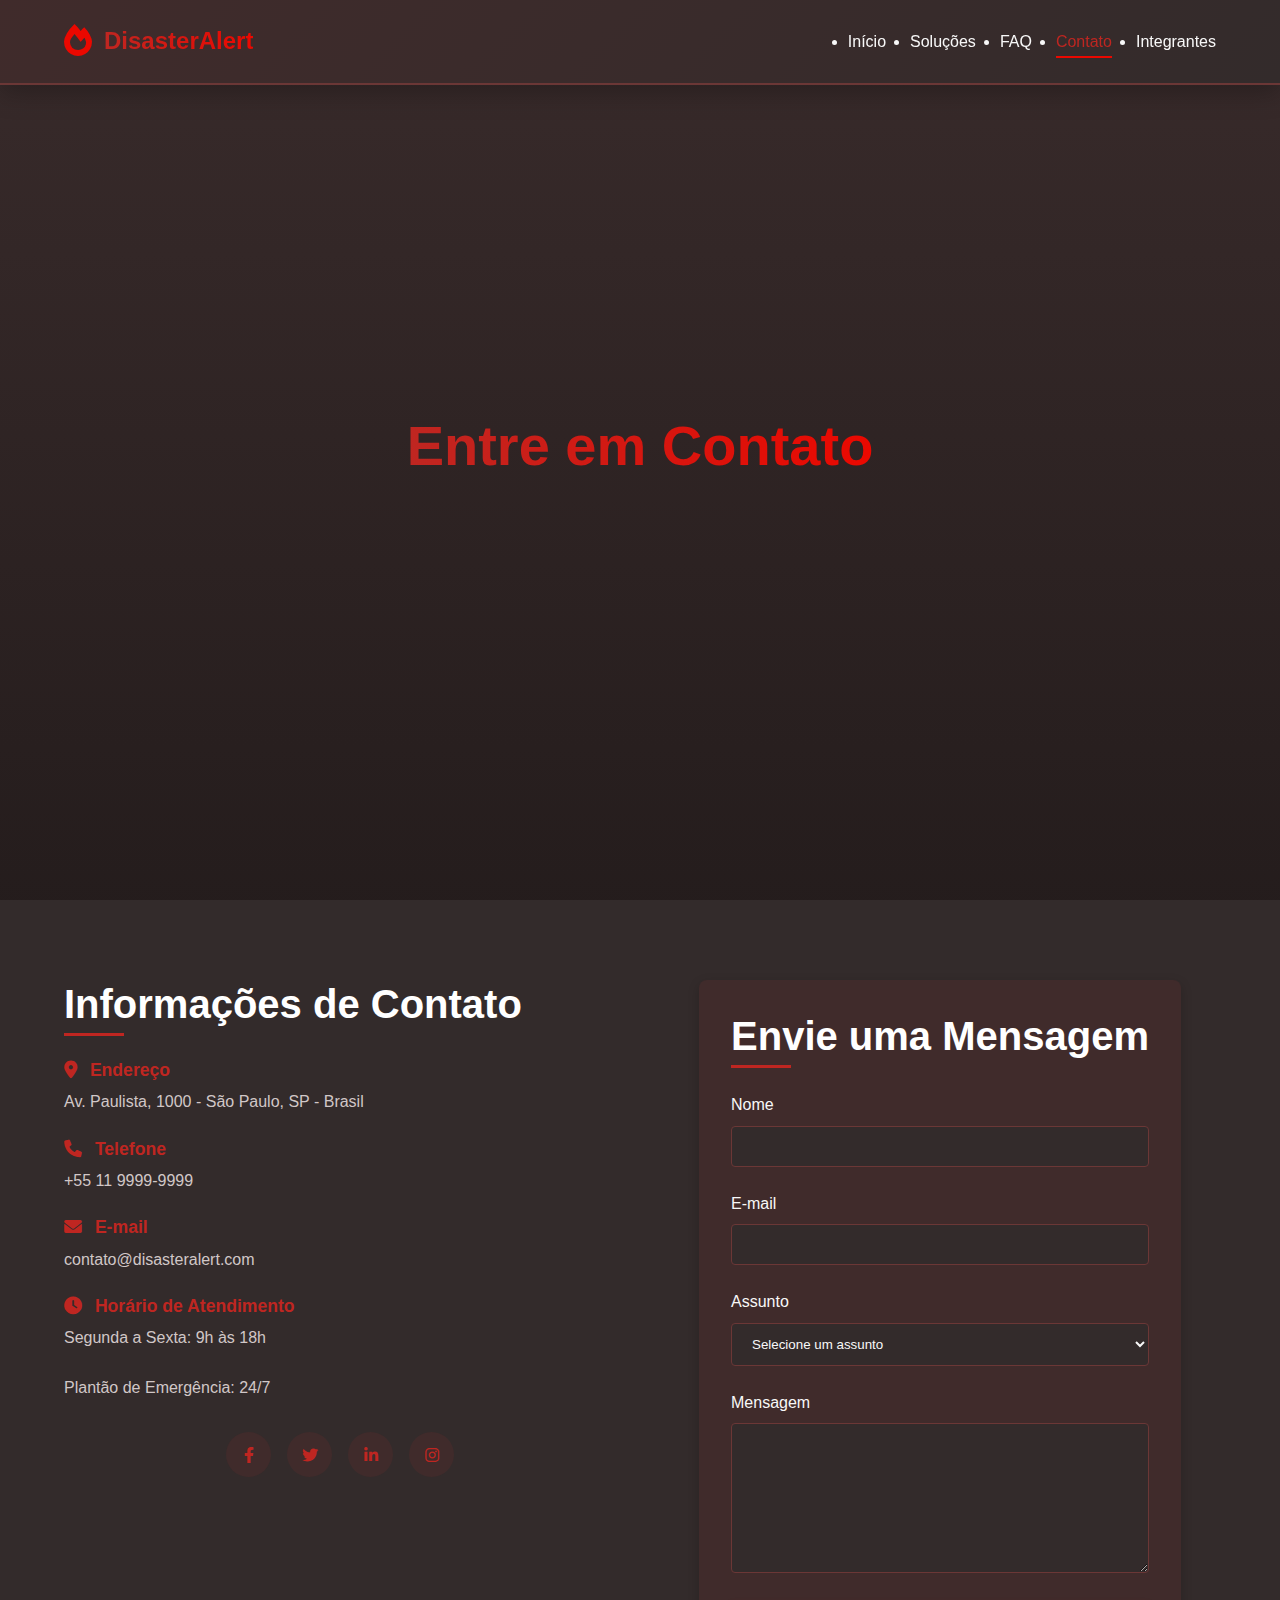
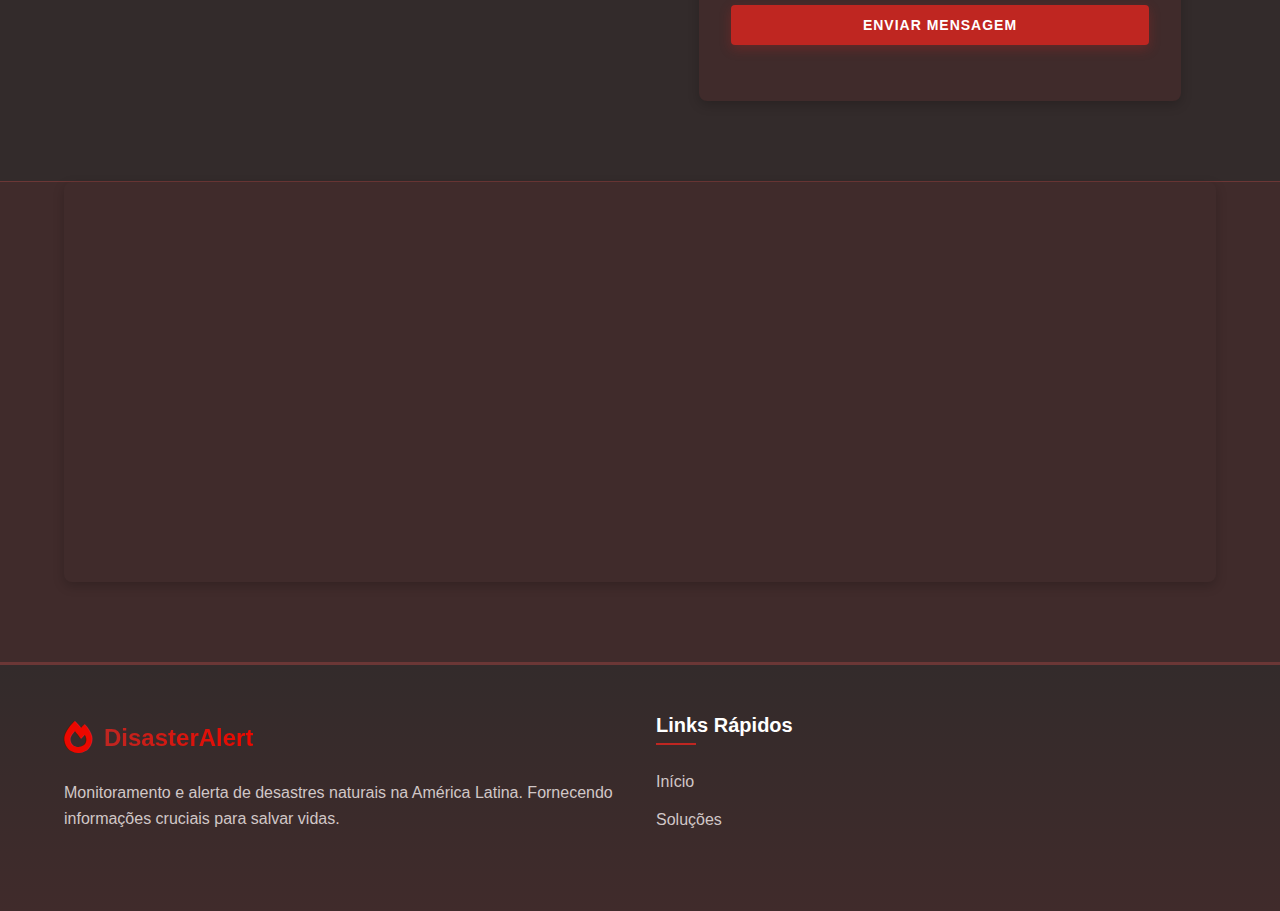
<file: assets/contato.html>
<!DOCTYPE html>
<html lang="pt-BR">
<head>
    <meta charset="UTF-8">
    <meta name="viewport" content="width=device-width, initial-scale=1.0">
    <title>Contato - DisasterAlert</title>
    <meta name="description" content="Entre em contato com a equipe do DisasterAlert">
    <link rel="stylesheet" href="/assets/CSS/style.css">
    <link rel="stylesheet" href="https://cdnjs.cloudflare.com/ajax/libs/font-awesome/6.0.0-beta3/css/all.min.css">
</head>
<body>
    <!-- Header -->
    <header class="header">
        <div class="container">
            <nav class="navbar">
                <a href="index.html" class="logo">
                    <span class="logo-icon"><i class="fas fa-fire"></i></span>
                    <span class="logo-text">DisasterAlert</span>
                </a>
                <button class="mobile-menu-btn" id="mobileMenuBtn">
                    <i class="fas fa-bars"></i>
                </button>
                <ul class="nav-menu" id="navMenu">
                    <li><a href="../index.html" class="nav-link">Início</a></li>
                    <li><a href="./solucao.html" class="nav-link">Soluções</a></li>
                    <li><a href="./faq.html" class="nav-link">FAQ</a></li>
                    <li><a href="contato.html" class="nav-link active">Contato</a></li>
                    <li><a href="integrantes.html" class="nav-link">Integrantes</a></li>
                </ul>
            </nav>
        </div>
    </header>

    <!-- Hero Section -->
    <section class="hero" style="background-image: linear-gradient(rgba(59, 43, 43, 0.7), rgba(35, 27, 27, 0.9)), url('https://images.unsplash.com/photo-1516387938699-a93567ec168e'); min-height: 60vh;">
        <div class="container">
            <div class="hero-content">
                <h1 class="hero-title">Entre em Contato</h1>
                <p class="hero-subtitle">Tem dúvidas, sugestões ou quer reportar um desastre? Fale conosco!</p>
            </div>
        </div>
    </section>

    <!-- Contact Section -->
    <section class="section">
        <div class="container">
            <div class="contact-container" style="display: grid; grid-template-columns: 1fr 1fr; gap: 3rem;">
                <div class="contact-info">
                    <h2 style="margin-bottom: 1.5rem;">Informações de Contato</h2>
                    <div class="contact-item" style="margin-bottom: 1.5rem;">
                        <h3 style="font-size: 1.1rem; margin-bottom: 0.5rem; color: var(--red-primary);"><i class="fas fa-map-marker-alt" style="margin-right: 0.5rem;"></i> Endereço</h3>
                        <p>Av. Paulista, 1000 - São Paulo, SP - Brasil</p>
                    </div>
                    <div class="contact-item" style="margin-bottom: 1.5rem;">
                        <h3 style="font-size: 1.1rem; margin-bottom: 0.5rem; color: var(--red-primary);"><i class="fas fa-phone" style="margin-right: 0.5rem;"></i> Telefone</h3>
                        <p>+55 11 9999-9999</p>
                    </div>
                    <div class="contact-item" style="margin-bottom: 1.5rem;">
                        <h3 style="font-size: 1.1rem; margin-bottom: 0.5rem; color: var(--red-primary);"><i class="fas fa-envelope" style="margin-right: 0.5rem;"></i> E-mail</h3>
                        <p>contato@disasteralert.com</p>
                    </div>
                    <div class="contact-item" style="margin-bottom: 1.5rem;">
                        <h3 style="font-size: 1.1rem; margin-bottom: 0.5rem; color: var(--red-primary);"><i class="fas fa-clock" style="margin-right: 0.5rem;"></i> Horário de Atendimento</h3>
                        <p>Segunda a Sexta: 9h às 18h</p>
                        <p>Plantão de Emergência: 24/7</p>
                    </div>
                    <div class="social-links" style="margin-top: 2rem;">
                        <a href="#" class="social-link" style="width: 45px; height: 45px;"><i class="fab fa-facebook-f"></i></a>
                        <a href="#" class="social-link" style="width: 45px; height: 45px;"><i class="fab fa-twitter"></i></a>
                        <a href="#" class="social-link" style="width: 45px; height: 45px;"><i class="fab fa-linkedin-in"></i></a>
                        <a href="#" class="social-link" style="width: 45px; height: 45px;"><i class="fab fa-instagram"></i></a>
                    </div>
                </div>
                <div class="contact-form">
                    <h2 style="margin-bottom: 1.5rem;">Envie uma Mensagem</h2>
                    <form id="contactForm">
                        <div class="form-group">
                            <label for="name" class="form-label">Nome</label>
                            <input type="text" id="name" class="form-control" required>
                        </div>
                        <div class="form-group">
                            <label for="email" class="form-label">E-mail</label>
                            <input type="email" id="email" class="form-control" required>
                        </div>
                        <div class="form-group">
                            <label for="subject" class="form-label">Assunto</label>
                            <select id="subject" class="form-control" required>
                                <option value="">Selecione um assunto</option>
                                <option value="report">Reportar Desastre</option>
                                <option value="info">Informações</option>
                                <option value="support">Suporte Técnico</option>
                                <option value="partnership">Parcerias</option>
                                <option value="other">Outro</option>
                            </select>
                        </div>
                        <div class="form-group">
                            <label for="message" class="form-label">Mensagem</label>
                            <textarea id="message" class="form-control" rows="5" required></textarea>
                        </div>
                        <div class="form-group" style="margin-top: 1.5rem;">
                            <button type="submit" class="btn btn-primary" style="width: 100%;">Enviar Mensagem</button>
                        </div>
                    </form>
                    <div id="formResponse" style="margin-top: 1rem; display: none;"></div>
                </div>
            </div>
        </div>
    </section>

    <!-- Map Section -->
    <section class="section section-dark" style="padding-top: 0;">
        <div class="container">
            <div class="map-container" style="height: 400px; border-radius: 8px; overflow: hidden; box-shadow: var(--shadow-md);">
                <iframe src="https://www.google.com/maps/embed?pb=!1m18!1m12!1m3!1d3657.1975844558826!2d-46.658675924687!3d-23.561346178799088!2m3!1f0!2f0!3f0!3m2!1i1024!2i768!4f13.1!3m3!1m2!1s0x94ce59ceb1eb771f%3A0xe904f6a669744da1!2sAv.%20Paulista%2C%201000%20-%20Bela%20Vista%2C%20S%C3%A3o%20Paulo%20-%20SP%2C%2001310-100!5e0!3m2!1sen!2sbr!4v1620000000000!5m2!1sen!2sbr" width="100%" height="100%" style="border:0;" allowfullscreen="" loading="lazy"></iframe>
            </div>
        </div>
    </section>

    <!-- Footer -->
    <footer class="footer">
        <div class="container">
            <div class="footer-grid">
                <div class="footer-col">
                    <div class="footer-logo">
                        <a href="index.html" class="logo">
                            <span class="logo-icon"><i class="fas fa-fire"></i></span>
                            <span class="logo-text">DisasterAlert</span>
                        </a>
                    </div>
                    <p>Monitoramento e alerta de desastres naturais na América Latina. Fornecendo informações cruciais para salvar vidas.</p>
                </div>
                <div class="footer-col">
                    <h3 class="footer-title">Links Rápidos</h3>
                    <ul class="footer-links">
                        <li class="footer-link"><a href="index.html">Início</a></li>
                        <li class="footer-link"><a href="solucoes.html">Soluções</a></li>
                        <li class="footer-link"><a href="fa
</file>
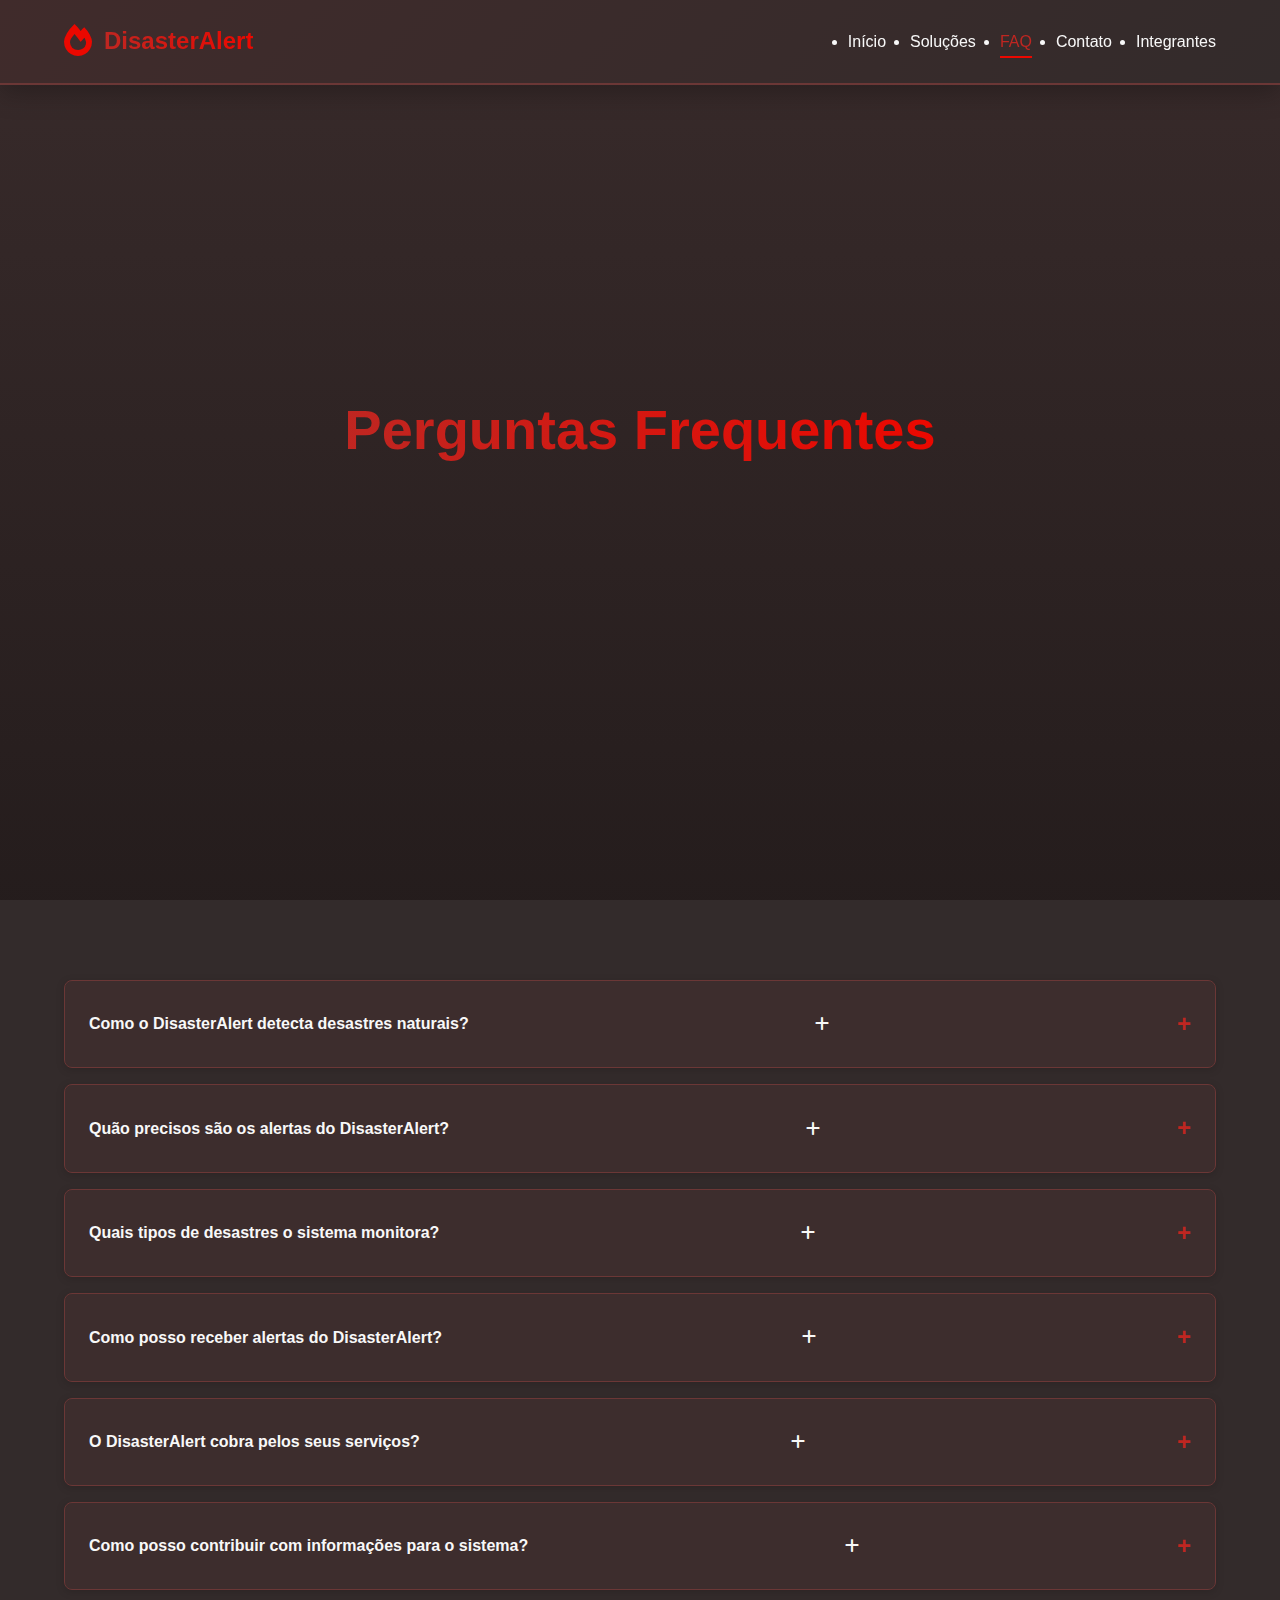
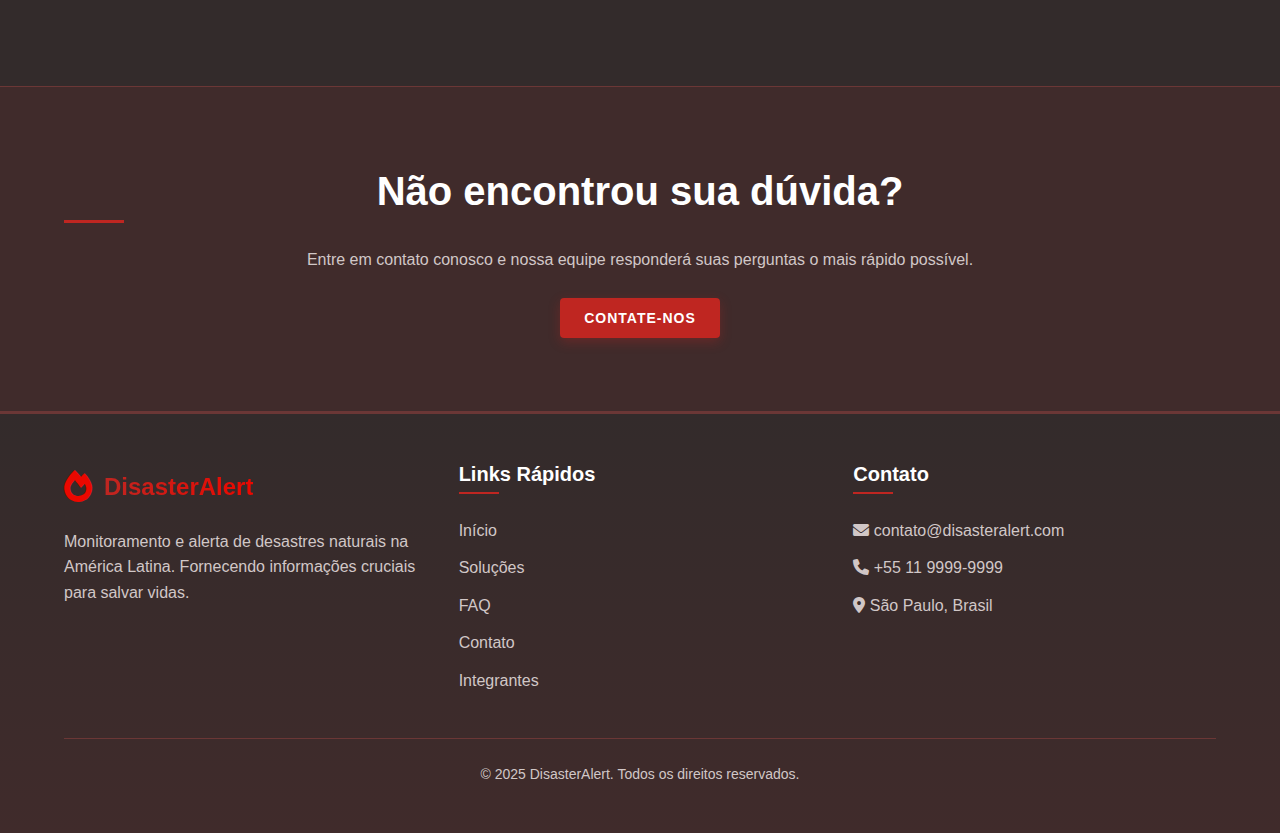
<file: assets/faq.html>
<!DOCTYPE html>
<html lang="pt-BR">
<head>
    <meta charset="UTF-8">
    <meta name="viewport" content="width=device-width, initial-scale=1.0">
    <title>FAQ - DisasterAlert</title>
    <meta name="description" content="Perguntas frequentes sobre o DisasterAlert e desastres naturais">
    <link rel="stylesheet" href="./CSS/style.css">
    <link rel="stylesheet" href="https://cdnjs.cloudflare.com/ajax/libs/font-awesome/6.0.0-beta3/css/all.min.css">
</head>
<body>
    <!-- Header -->
    <header class="header">
        <div class="container">
            <nav class="navbar">
                <a href="index.html" class="logo">
                    <span class="logo-icon"><i class="fas fa-fire"></i></span>
                    <span class="logo-text">DisasterAlert</span>
                </a>
                <button class="mobile-menu-btn" id="mobileMenuBtn">
                    <i class="fas fa-bars"></i>
                </button>
                <ul class="nav-menu" id="navMenu">
                    <li><a href="../index.html" class="nav-link">Início</a></li>
                    <li><a href="./solucao.html" class="nav-link">Soluções</a></li>
                    <li><a href="./faq.html" class="nav-link active">FAQ</a></li>
                    <li><a href="./contato.html" class="nav-link">Contato</a></li>
                    <li><a href="./integrantes.html" class="nav-link">Integrantes</a></li>
                </ul>
            </nav>
        </div>
    </header>

    <!-- Hero Section -->
    <section class="hero" style="background-image: linear-gradient(rgba(59, 43, 43, 0.7), rgba(35, 27, 27, 0.9)), url('https://images.unsplash.com/photo-1563986768609-322da13575f3'); min-height: 60vh;">
        <div class="container">
            <div class="hero-content">
                <h1 class="hero-title">Perguntas Frequentes</h1>
                <p class="hero-subtitle">Encontre respostas para as dúvidas mais comuns sobre desastres naturais e nosso serviço</p>
            </div>
        </div>
    </section>

    <!-- FAQ Section -->
    <section class="section">
        <div class="container">
            <div class="faq-container">
                <!-- FAQ Item 1 -->
                <div class="faq-item">
                    <div class="faq-question">
                        <span>Como o DisasterAlert detecta desastres naturais?</span>
                        <i class="fas fa-plus"></i>
                    </div>
                    <div class="faq-answer">
                        <p>Utilizamos uma combinação de tecnologias incluindo sensores remotos, dados de satélite, estações meteorológicas locais e relatórios oficiais de agências governamentais. Nossa plataforma processa esses dados em tempo real usando algoritmos de inteligência artificial para identificar padrões que possam indicar desastres iminentes.</p>
                    </div>
                </div>

                <!-- FAQ Item 2 -->
                <div class="faq-item">
                    <div class="faq-question">
                        <span>Quão precisos são os alertas do DisasterAlert?</span>
                        <i class="fas fa-plus"></i>
                    </div>
                    <div class="faq-answer">
                        <p>Nossos alertas têm uma taxa de precisão de 92% para eventos iminentes. Trabalhamos constantemente para melhorar nossos modelos preditivos e reduzir falsos positivos. No entanto, recomendamos sempre seguir as orientações das autoridades locais em caso de alerta.</p>
                    </div>
                </div>

                <!-- FAQ Item 3 -->
                <div class="faq-item">
                    <div class="faq-question">
                        <span>Quais tipos de desastres o sistema monitora?</span>
                        <i class="fas fa-plus"></i>
                    </div>
                    <div class="faq-answer">
                        <p>Atualmente monitoramos: enchentes, deslizamentos de terra, terremotos, tempestades tropicais, furacões, secas extremas, incêndios florestais e erupções vulcânicas. Estamos constantemente expandindo nossa capacidade de monitoramento para incluir outros tipos de desastres.</p>
                    </div>
                </div>

                <!-- FAQ Item 4 -->
                <div class="faq-item">
                    <div class="faq-question">
                        <span>Como posso receber alertas do DisasterAlert?</span>
                        <i class="fas fa-plus"></i>
                    </div>
                    <div class="faq-answer">
                        <p>Oferecemos várias formas de recebimento de alertas: notificações por e-mail, SMS, nosso aplicativo móvel (disponível para iOS e Android) e integração com redes sociais. Você pode configurar suas preferências na seção de notificações do seu perfil.</p>
                    </div>
                </div>

                <!-- FAQ Item 5 -->
                <div class="faq-item">
                    <div class="faq-question">
                        <span>O DisasterAlert cobra pelos seus serviços?</span>
                        <i class="fas fa-plus"></i>
                    </div>
                    <div class="faq-answer">
                        <p>Nossos serviços básicos de alerta são completamente gratuitos. Oferecemos também planos premium com funcionalidades adicionais para empresas e governos que necessitam de integração mais profunda com nossos sistemas e dados históricos.</p>
                    </div>
                </div>

                <!-- FAQ Item 6 -->
                <div class="faq-item">
                    <div class="faq-question">
                        <span>Como posso contribuir com informações para o sistema?</span>
                        <i class="fas fa-plus"></i>
                    </div>
                    <div class="faq-answer">
                        <p>Você pode enviar relatos através do nosso aplicativo ou site, na seção "Reportar Desastre". Todas as informações são verificadas por nossa equipe antes de serem incorporadas ao sistema. Também aceitamos parcerias com organizações que coletam dados relevantes.</p>
                    </div>
                </div>
            </div>
        </div>
    </section>

    <!-- CTA Section -->
    <section class="section section-dark">
        <div class="container">
            <div class="cta-content" style="text-align: center;">
                <h2 style="margin-bottom: 1.5rem;">Não encontrou sua dúvida?</h2>
                <p style="margin-bottom: 2rem; max-width: 700px; margin-left: auto; margin-right: auto;">Entre em contato conosco e nossa equipe responderá suas perguntas o mais rápido possível.</p>
                <a href="contato.html" class="btn btn-primary">Contate-nos</a>
            </div>
        </div>
    </section>

    <!-- Footer -->
    <footer class="footer">
        <div class="container">
            <div class="footer-grid">
                <div class="footer-col">
                    <div class="footer-logo">
                        <a href="index.html" class="logo">
                            <span class="logo-icon"><i class="fas fa-fire"></i></span>
                            <span class="logo-text">DisasterAlert</span>
                        </a>
                    </div>
                    <p>Monitoramento e alerta de desastres naturais na América Latina. Fornecendo informações cruciais para salvar vidas.</p>
                </div>
                <div class="footer-col">
                    <h3 class="footer-title">Links Rápidos</h3>
                    <ul class="footer-links">
                        <li class="footer-link"><a href="index.html">Início</a></li>
                        <li class="footer-link"><a href="solucao.html">Soluções</a></li>
                        <li class="footer-link"><a href="faq.html">FAQ</a></li>
                        <li class="footer-link"><a href="contato.html">Contato</a></li>
                        <li class="footer-link"><a href="integrantes.html">Integrantes</a></li>
                    </ul>
                </div>
                <div class="footer-col">
                    <h3 class="footer-title">Contato</h3>
                    <ul class="footer-links">
                        <li class="footer-link"><a href="mailto:contato@disasteralert.com"><i class="fas fa-envelope"></i> contato@disasteralert.com</a></li>
                        <li class="footer-link"><a href="tel:+551199999999"><i class="fas fa-phone"></i> +55 11 9999-9999</a></li>
                        <li class="footer-link"><a href="#"><i class="fas fa-map-marker-alt"></i> São Paulo, Brasil</a></li>
                    </ul>
                </div>
            </div>
            <div class="footer-bottom">
                <p>&copy; 2025 DisasterAlert. Todos os direitos reservados.</p>
            </div>
        </div>
    </footer>

    <script src="js/script.js"></script>
</body>
</html>
</file>
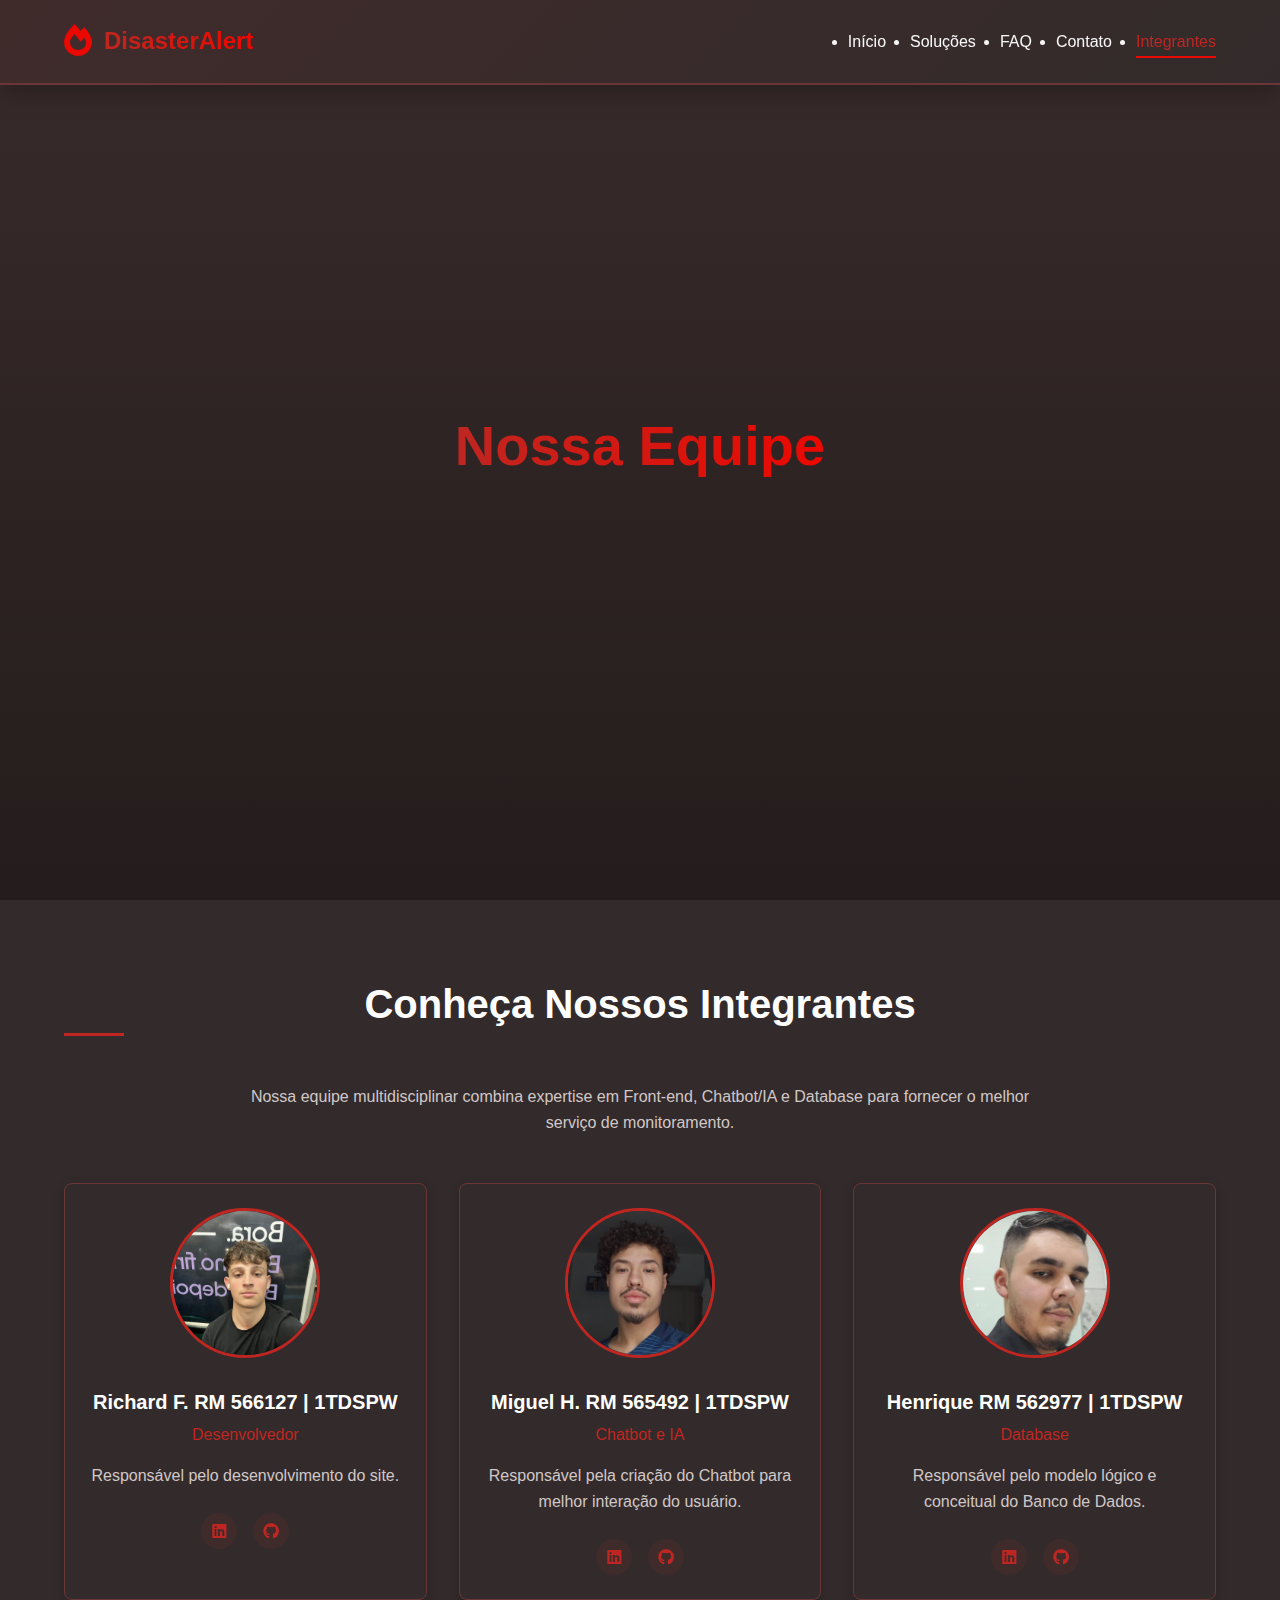
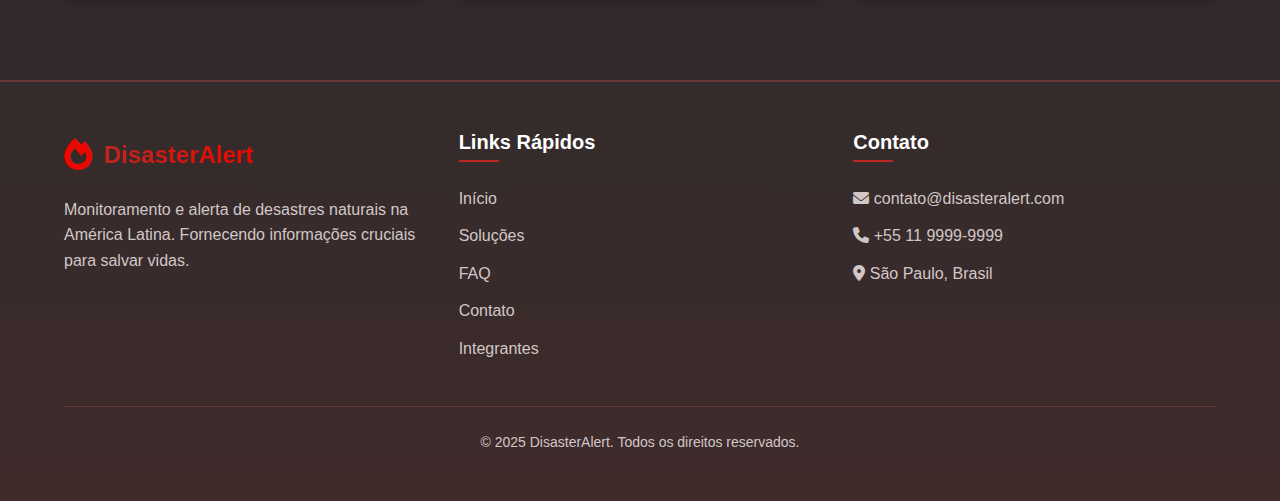
<file: assets/integrantes.html>
<!DOCTYPE html>
<html lang="pt-BR">
<head>
    <meta charset="UTF-8">
    <meta name="viewport" content="width=device-width, initial-scale=1.0">
    <title>Integrantes - DisasterAlert</title>
    <meta name="description" content="Conheça nossa equipe de especialistas em monitoramento de desastres">
    <link rel="stylesheet" href="./CSS/style.css">
    <link rel="stylesheet" href="https://cdnjs.cloudflare.com/ajax/libs/font-awesome/6.0.0-beta3/css/all.min.css">
</head>
<body>
    <!-- Header -->
    <header class="header">
        <div class="container">
            <nav class="navbar">
                <a href="index.html" class="logo">
                    <span class="logo-icon"><i class="fas fa-fire"></i></span>
                    <span class="logo-text">DisasterAlert</span>
                </a>
                <button class="mobile-menu-btn" id="mobileMenuBtn">
                    <i class="fas fa-bars"></i>
                </button>
                <ul class="nav-menu" id="navMenu">
                    <li><a href="../index.html" class="nav-link">Início</a></li>
                    <li><a href="./solucao.html" class="nav-link">Soluções</a></li>
                    <li><a href="./faq.html" class="nav-link">FAQ</a></li>
                    <li><a href="./contato.html" class="nav-link">Contato</a></li>
                    <li><a href="./integrantes.html" class="nav-link active">Integrantes</a></li>
                </ul>
            </nav>
        </div>
    </header>

    <!-- Hero Section -->
    <section class="hero" style="background-image: linear-gradient(rgba(59, 43, 43, 0.7), rgba(35, 27, 27, 0.9)), url('https://images.unsplash.com/photo-1522071820081-009f0129c71c'); min-height: 60vh;">
        <div class="container">
            <div class="hero-content">
                <h1 class="hero-title">Nossa Equipe</h1>
                <p class="hero-subtitle">Conheça os especialistas por trás do DisasterAlert</p>
            </div>
        </div>
    </section>

    <!-- Team Section -->
    <section class="section">
        <div class="container">
            <h2 class="section-title">Conheça Nossos Integrantes</h2>
            <p class="section-subtitle" style="text-align: center; max-width: 800px; margin: 0 auto 3rem;">Nossa equipe multidisciplinar combina expertise em Front-end, Chatbot/IA e Database para fornecer o melhor serviço de monitoramento.</p>
            
            <div class="team-grid">
                <!-- Membro 1 -->
                <article class="team-card">
                    <img src="./IMG/Richard foto.jpeg" alt="Miguel Henrique" class="team-img">
                    <div class="team-content">
                        <h3 class="team-name">Richard F. RM 566127 | 1TDSPW</h3>
                        <span class="team-role">Desenvolvedor</span>
                        <p>Responsável pelo desenvolvimento do site.</p>
                        <div class="social-links">
                            <a href="https://linkedin.com/in/richard-freitas" class="social-link"><i class="fab fa-linkedin"></i></a>
                            <a href="https://github.com/vlonerickk" class="social-link"><i class="fab fa-github"></i></a>
                        </div>
                    </div>
                </article>

                <!-- Membro 2 -->
                <article class="team-card">
                    <img src="./IMG/Miguel foto.jpg" alt="Miguel" class="team-img">
                    <div class="team-content">
                        <h3 class="team-name">Miguel H. RM 565492 | 1TDSPW</h3>
                        <span class="team-role">Chatbot e IA</span>
                        <p>Responsável pela criação do Chatbot para melhor interação do usuário.</p>
                        <div class="social-links">
                            <a href="https://www.linkedin.com/in/miguel-oliveira-dias-59b605322/" class="social-link"><i class="fab fa-linkedin"></i></a>
                            <a href="https://github.com/Maigol123" class="social-link"><i class="fab fa-github"></i></a>
                        </div>
                    </div>
                </article>

                <!-- Membro 3 -->
                <article class="team-card">
                    <img src="./IMG/henrique.jpg" alt="Henrique Sinkevicius" class="team-img">
                    <div class="team-content">
                        <h3 class="team-name">Henrique RM 562977 | 1TDSPW</h3>
                        <span class="team-role">Database</span>
                        <p>Responsável pelo modelo lógico e conceitual do Banco de Dados.</p>
                        <div class="social-links">
                            <a href="https://www.linkedin.com/in/henrique-sinkevicius-maran-99962a25a?utm_source=share&utm_campaign=share_via&utm_content=profile&utm_medium=android_app" class="social-link"><i class="fab fa-linkedin"></i></a>
                            <a href="https://github.com/HenriqueSinkeviciusMaran" class="social-link"><i class="fab fa-github"></i></a>
                        </div>
                    </div>
                </article>
            </div>
        </div>
    </section>

    <!-- Footer -->
    <footer class="footer">
        <div class="container">
            <div class="footer-grid">
                <div class="footer-col">
                    <div class="footer-logo">
                        <a href="index.html" class="logo">
                            <span class="logo-icon"><i class="fas fa-fire"></i></span>
                            <span class="logo-text">DisasterAlert</span>
                        </a>
                    </div>
                    <p>Monitoramento e alerta de desastres naturais na América Latina. Fornecendo informações cruciais para salvar vidas.</p>
                </div>
                <div class="footer-col">
                    <h3 class="footer-title">Links Rápidos</h3>
                    <ul class="footer-links">
                        <li class="footer-link"><a href="index.html">Início</a></li>
                        <li class="footer-link"><a href="solucao.html">Soluções</a></li>
                        <li class="footer-link"><a href="faq.html">FAQ</a></li>
                        <li class="footer-link"><a href="contato.html">Contato</a></li>
                        <li class="footer-link"><a href="integrantes.html">Integrantes</a></li>
                    </ul>
                </div>
                <div class="footer-col">
                    <h3 class="footer-title">Contato</h3>
                    <ul class="footer-links">
                        <li class="footer-link"><a href="mailto:contato@disasteralert.com"><i class="fas fa-envelope"></i> contato@disasteralert.com</a></li>
                        <li class="footer-link"><a href="tel:+551199999999"><i class="fas fa-phone"></i> +55 11 9999-9999</a></li>
                        <li class="footer-link"><a href="#"><i class="fas fa-map-marker-alt"></i> São Paulo, Brasil</a></li>
                    </ul>
                </div>
            </div>
            <div class="footer-bottom">
                <p>&copy; 2025 DisasterAlert. Todos os direitos reservados.</p>
            </div>
        </div>
    </footer>
    <script>
  window.watsonAssistantChatOptions = {
    integrationID: "b5307c92-a6ac-4f75-a546-ac82f00afbf2", // The ID of this integration.
    region: "au-syd", // The region your integration is hosted in.
    serviceInstanceID: "d955642f-dde2-4260-9411-a5c41710b306", // The ID of your service instance.
    onLoad: async (instance) => { await instance.render(); }
  };
  setTimeout(function(){
    const t=document.createElement('script');
    t.src="https://web-chat.global.assistant.watson.appdomain.cloud/versions/" + (window.watsonAssistantChatOptions.clientVersion || 'latest') + "/WatsonAssistantChatEntry.js";
    document.head.appendChild(t);
  });
</script>

    <script src="js/script.js"></script>
</body>
</html>
</file>
<file: assets/CSS/style.css>
/* CSS Reset e Configurações Base */
:root {
  --red-primary: #BF2621;
  --red-dark: #963532;
  --red-alert: #EB0800;
  --red-border: #6B3736;
  --bg-dark-1: #402B2B;
  --bg-dark-2: #332B2B;
  --text-light: #F8F8F8;
  --text-muted: #D1C7C7;
  --transition-fast: 0.2s ease;
  --transition-medium: 0.4s ease;
  --shadow-sm: 0 2px 8px rgba(0, 0, 0, 0.15);
  --shadow-md: 0 4px 12px rgba(0, 0, 0, 0.2);
  --shadow-lg: 0 8px 24px rgba(0, 0, 0, 0.25);
}

* {
  margin: 0;
  padding: 0;
  box-sizing: border-box;
}

html {
  scroll-behavior: smooth;
}

body {
  font-family: 'Segoe UI', Roboto, 'Helvetica Neue', sans-serif;
  background-color: var(--bg-dark-2);
  color: var(--text-light);
  line-height: 1.6;
  overflow-x: hidden;
}

/* Tipografia Avançada */
h1, h2, h3, h4 {
  font-weight: 700;
  line-height: 1.2;
  margin-bottom: 1rem;
  color: white;
}

h1 {
  font-size: clamp(2rem, 5vw, 3.5rem);
  background: linear-gradient(90deg, var(--red-primary), var(--red-alert));
  -webkit-background-clip: text;
  background-clip: text;
  color: transparent;
  display: inline-block;
}

h2 {
  font-size: clamp(1.5rem, 4vw, 2.5rem);
  position: relative;
  padding-bottom: 0.5rem;
}

h2::after {
  content: '';
  position: absolute;
  bottom: 0;
  left: 0;
  width: 60px;
  height: 3px;
  background: var(--red-primary);
}

p {
  margin-bottom: 1.5rem;
  color: var(--text-muted);
}

a {
  color: var(--red-primary);
  text-decoration: none;
  transition: var(--transition-fast);
}

a:hover {
  color: var(--red-alert);
  text-decoration: underline;
}

/* Layout Principal */
.container {
  width: 100%;
  max-width: 1200px;
  margin: 0 auto;
  padding: 0 1.5rem;
}

/* Header Avançado */
.header {
  background: linear-gradient(135deg, var(--bg-dark-1), var(--bg-dark-2));
  box-shadow: var(--shadow-lg);
  position: fixed;
  width: 100%;
  z-index: 1000;
  border-bottom: 2px solid var(--red-border);
}

.navbar {
  display: flex;
  justify-content: space-between;
  align-items: center;
  padding: 1rem 0;
}

.logo {
  display: flex;
  align-items: center;
  gap: 0.75rem;
}

.logo-icon {
  font-size: 2rem;
  color: var(--red-alert);
}

.logo-text {
  font-weight: 700;
  font-size: 1.5rem;
  background: linear-gradient(90deg, var(--red-primary), var(--red-alert));
  -webkit-background-clip: text;
  background-clip: text;
  color: transparent;
}

.nav-menu {
  display: flex;
  gap: 1.5rem;
}

.nav-link {
  position: relative;
  padding: 0.5rem 0;
  color: var(--text-light);
  font-weight: 500;
}

.nav-link::after {
  content: '';
  position: absolute;
  bottom: 0;
  left: 0;
  width: 0;
  height: 2px;
  background: var(--red-alert);
  transition: var(--transition-medium);
}

.nav-link:hover::after {
  width: 100%;
}

.nav-link.active {
  color: var(--red-primary);
}

.nav-link.active::after {
  width: 100%;
}

.mobile-menu-btn {
  display: none;
  background: none;
  border: none;
  color: var(--text-light);
  font-size: 1.5rem;
  cursor: pointer;
}

/* Hero Section com Efeito Parallax */
.hero {
  height: 100vh;
  background: 
    linear-gradient(rgba(59, 43, 43, 0.7), rgba(35, 27, 27, 0.9)),
    url('https://images.unsplash.com/photo-1616628188550-8c8a3a0a9a0f') center/cover no-repeat fixed;
  display: flex;
  align-items: center;
  text-align: center;
  padding-top: 80px;
}

.hero-content {
  max-width: 800px;
  margin: 0 auto;
}

.hero-title {
  margin-bottom: 1.5rem;
  animation: fadeInUp 1s ease;
}

.hero-subtitle {
  font-size: 1.25rem;
  margin-bottom: 2rem;
  color: var(--text-muted);
  animation: fadeInUp 1s ease 0.2s forwards;
  opacity: 0;
}

.cta-buttons {
  display: flex;
  gap: 1rem;
  justify-content: center;
  animation: fadeInUp 1s ease 0.4s forwards;
  opacity: 0;
}

.btn {
  padding: 0.75rem 1.5rem;
  border-radius: 4px;
  font-weight: 600;
  text-transform: uppercase;
  letter-spacing: 1px;
  transition: var(--transition-medium);
  border: none;
  cursor: pointer;
  font-size: 0.875rem;
}

.btn-primary {
  background: var(--red-primary);
  color: white;
  box-shadow: 0 4px 12px rgba(191, 38, 33, 0.3);
}

.btn-primary:hover {
  background: var(--red-alert);
  transform: translateY(-2px);
  box-shadow: 0 6px 16px rgba(235, 8, 0, 0.4);
}

.btn-outline {
  background: transparent;
  color: var(--text-light);
  border: 2px solid var(--red-primary);
}

.btn-outline:hover {
  background: rgba(191, 38, 33, 0.1);
  border-color: var(--red-alert);
  color: var(--red-alert);
}

/* Seções Comuns */
.section {
  padding: 5rem 0;
}

.section-title {
  text-align: center;
  margin-bottom: 3rem;
}

.section-dark {
  background: var(--bg-dark-1);
  border-top: 1px solid var(--red-border);
  border-bottom: 1px solid var(--red-border);
}

/* Cards de Desastres */
.disaster-grid {
  display: grid;
  grid-template-columns: repeat(auto-fill, minmax(280px, 1fr));
  gap: 2rem;
}

.disaster-card {
  background: var(--bg-dark-2);
  border-radius: 8px;
  overflow: hidden;
  box-shadow: var(--shadow-md);
  transition: var(--transition-medium);
  border: 1px solid var(--red-border);
}

.disaster-card:hover {
  transform: translateY(-5px);
  box-shadow: var(--shadow-lg);
}

.disaster-img {
  height: 180px;
  overflow: hidden;
}

.disaster-img img {
  width: 100%;
  height: 100%;
  object-fit: cover;
  transition: var(--transition-medium);
}

.disaster-card:hover .disaster-img img {
  transform: scale(1.05);
}

.disaster-content {
  padding: 1.5rem;
}

.disaster-title {
  font-size: 1.25rem;
  margin-bottom: 0.75rem;
  color: white;
}

.disaster-type {
  display: inline-block;
  padding: 0.25rem 0.75rem;
  background: var(--red-dark);
  color: white;
  border-radius: 20px;
  font-size: 0.75rem;
  font-weight: 600;
  margin-bottom: 1rem;
}

/* Página de Soluções */
.solutions-tabs {
  display: flex;
  flex-wrap: wrap;
  gap: 0.5rem;
  margin-bottom: 2rem;
  justify-content: center;
}

.tab-btn {
  padding: 0.5rem 1.5rem;
  background: var(--bg-dark-2);
  border: 1px solid var(--red-border);
  color: var(--text-muted);
  border-radius: 4px;
  cursor: pointer;
  transition: var(--transition-fast);
}

.tab-btn:hover {
  background: rgba(191, 38, 33, 0.1);
  color: var(--text-light);
}

.tab-btn.active {
  background: var(--red-primary);
  color: white;
  border-color: var(--red-primary);
}

.solution-content {
  display: none;
  animation: fadeIn 0.5s ease;
}

.solution-content.active {
  display: block;
}

.solution-item {
  background: var(--bg-dark-2);
  border-radius: 8px;
  padding: 1.5rem;
  margin-bottom: 1rem;
  border-left: 4px solid var(--red-primary);
  box-shadow: var(--shadow-sm);
}

.solution-item h3 {
  color: var(--red-primary);
}

/* FAQ com Acordeão */
.faq-item {
  background: var(--bg-dark-2);
  border-radius: 8px;
  margin-bottom: 1rem;
  overflow: hidden;
  box-shadow: var(--shadow-sm);
  border: 1px solid var(--red-border);
}

.faq-question {
  padding: 1.5rem;
  display: flex;
  justify-content: space-between;
  align-items: center;
  cursor: pointer;
  font-weight: 600;
  background: rgba(107, 55, 54, 0.2);
  transition: var(--transition-fast);
}

.faq-question:hover {
  background: rgba(107, 55, 54, 0.3);
}

.faq-question::after {
  content: '+';
  font-size: 1.5rem;
  color: var(--red-primary);
  transition: var(--transition-fast);
}

.faq-item.active .faq-question::after {
  content: '-';
}

.faq-answer {
  max-height: 0;
  overflow: hidden;
  transition: var(--transition-medium);
  padding: 0 1.5rem;
}

.faq-item.active .faq-answer {
  max-height: 500px;
  padding: 0 1.5rem 1.5rem;
}

/* Página de Contato */
.contact-form {
  max-width: 600px;
  margin: 0 auto;
  background: var(--bg-dark-1);
  padding: 2rem;
  border-radius: 8px;
  box-shadow: var(--shadow-md);
}

.form-group {
  margin-bottom: 1.5rem;
}

.form-label {
  display: block;
  margin-bottom: 0.5rem;
  font-weight: 500;
}

.form-control {
  width: 100%;
  padding: 0.75rem 1rem;
  background: var(--bg-dark-2);
  border: 1px solid var(--red-border);
  border-radius: 4px;
  color: var(--text-light);
  transition: var(--transition-fast);
}

.form-control:focus {
  outline: none;
  border-color: var(--red-primary);
  box-shadow: 0 0 0 2px rgba(191, 38, 33, 0.2);
}

textarea.form-control {
  min-height: 150px;
  resize: vertical;
}

/* Página de Integrantes */
.team-grid {
  display: grid;
  grid-template-columns: repeat(auto-fill, minmax(300px, 1fr));
  gap: 2rem;
}

.team-card {
  background: var(--bg-dark-2);
  border-radius: 8px;
  overflow: hidden;
  box-shadow: var(--shadow-md);
  text-align: center;
  transition: var(--transition-medium);
  border: 1px solid var(--red-border);
}

.team-card:hover {
  transform: translateY(-5px);
  box-shadow: var(--shadow-lg);
}

.team-img {
  width: 150px;
  height: 150px;
  border-radius: 50%;
  object-fit: cover;
  border: 3px solid var(--red-primary);
  margin: 1.5rem auto;
}

.team-content {
  padding: 0 1.5rem 1.5rem;
}

.team-name {
  font-size: 1.25rem;
  margin-bottom: 0.5rem;
}

.team-role {
  color: var(--red-primary);
  font-weight: 500;
  margin-bottom: 1rem;
  display: block;
}

.social-links {
  display: flex;
  justify-content: center;
  gap: 1rem;
  margin-top: 1rem;
}

.social-link {
  width: 36px;
  height: 36px;
  border-radius: 50%;
  background: var(--bg-dark-1);
  display: flex;
  align-items: center;
  justify-content: center;
  transition: var(--transition-fast);
}

.social-link:hover {
  background: var(--red-primary);
  color: white;
  transform: translateY(-2px);
}

/* Footer Avançado */
.footer {
  background: linear-gradient(to top, var(--bg-dark-1), var(--bg-dark-2));
  padding: 3rem 0 1.5rem;
  border-top: 2px solid var(--red-border);
}

.footer-grid {
  display: grid;
  grid-template-columns: repeat(auto-fit, minmax(200px, 1fr));
  gap: 2rem;
  margin-bottom: 2rem;
}

.footer-logo {
  margin-bottom: 1rem;
}

.footer-title {
  font-size: 1.25rem;
  margin-bottom: 1.5rem;
  position: relative;
  padding-bottom: 0.5rem;
}

.footer-title::after {
  content: '';
  position: absolute;
  bottom: 0;
  left: 0;
  width: 40px;
  height: 2px;
  background: var(--red-primary);
}

.footer-links {
  list-style: none;
  text-decoration: none;
}

.footer-link {
  margin-bottom: 0.75rem;
}

.footer-link a {
  color: var(--text-muted);
  transition: var(--transition-fast);
  display: inline-block;
}

.footer-link a:hover {
  color: var(--red-primary);
  transform: translateX(5px);
}

.footer-bottom {
  text-align: center;
  padding-top: 1.5rem;
  border-top: 1px solid var(--red-border);
  color: var(--text-muted);
  font-size: 0.875rem;
}

/* Alertas e Badges */
.alert {
  padding: 1rem;
  border-radius: 4px;
  margin-bottom: 1.5rem;
  display: flex;
  align-items: center;
  gap: 1rem;
}

.alert-danger {
  background: rgba(235, 8, 0, 0.1);
  border-left: 4px solid var(--red-alert);
  color: var(--red-alert);
}

.alert-icon {
  font-size: 1.5rem;
}

/* Animações */
@keyframes fadeIn {
  from { opacity: 0; }
  to { opacity: 1; }
}

@keyframes fadeInUp {
  from { 
    opacity: 0;
    transform: translateY(20px);
  }
  to { 
    opacity: 1;
    transform: translateY(0);
  }
}

@keyframes pulse {
  0% { transform: scale(1); }
  50% { transform: scale(1.05); }
  100% { transform: scale(1); }
}

.pulse {
  animation: pulse 2s infinite;
}

/* Responsividade Avançada */
@media (max-width: 992px) {
  .nav-menu {
    position: fixed;
    top: 80px;
    left: -100%;
    width: 80%;
    height: calc(100vh - 80px);
    background: var(--bg-dark-1);
    flex-direction: column;
    align-items: center;
    padding: 2rem 0;
    transition: var(--transition-medium);
    box-shadow: var(--shadow-lg);
    z-index: 999;
  }

  .nav-menu.active {
    left: 0;
  }

  .mobile-menu-btn {
    display: block;
  }

  .hero {
    padding-top: 100px;
    height: auto;
    min-height: 100vh;
  }

  .cta-buttons {
    flex-direction: column;
    align-items: center;
  }
}

@media (max-width: 768px) {
  .section {
    padding: 3rem 0;
  }

  .footer-grid {
    grid-template-columns: 1fr;
  }
}

/* Efeitos Especiais para Alertas */
.emergency-alert {
  position: fixed;
  bottom: 2rem;
  right: 2rem;
  background: var(--red-alert);
  color: white;
  padding: 1rem 1.5rem;
  border-radius: 8px;
  box-shadow: 0 4px 20px rgba(235, 8, 0, 0.3);
  display: flex;
  align-items: center;
  gap: 1rem;
  z-index: 1001;
  animation: pulse 1.5s infinite;
  transform-origin: center;
}

.emergency-alert .close-btn {
  background: none;
  border: none;
  color: white;
  cursor: pointer;
  font-size: 1.25rem;
}

/* Custom Scrollbar */
::-webkit-scrollbar {
  width: 10px;
}

::-webkit-scrollbar-track {
  background: var(--bg-dark-2);
}

::-webkit-scrollbar-thumb {
  background: var(--red-dark);
  border-radius: 5px;
}

::-webkit-scrollbar-thumb:hover {
  background: var(--red-primary);
}
</file>
